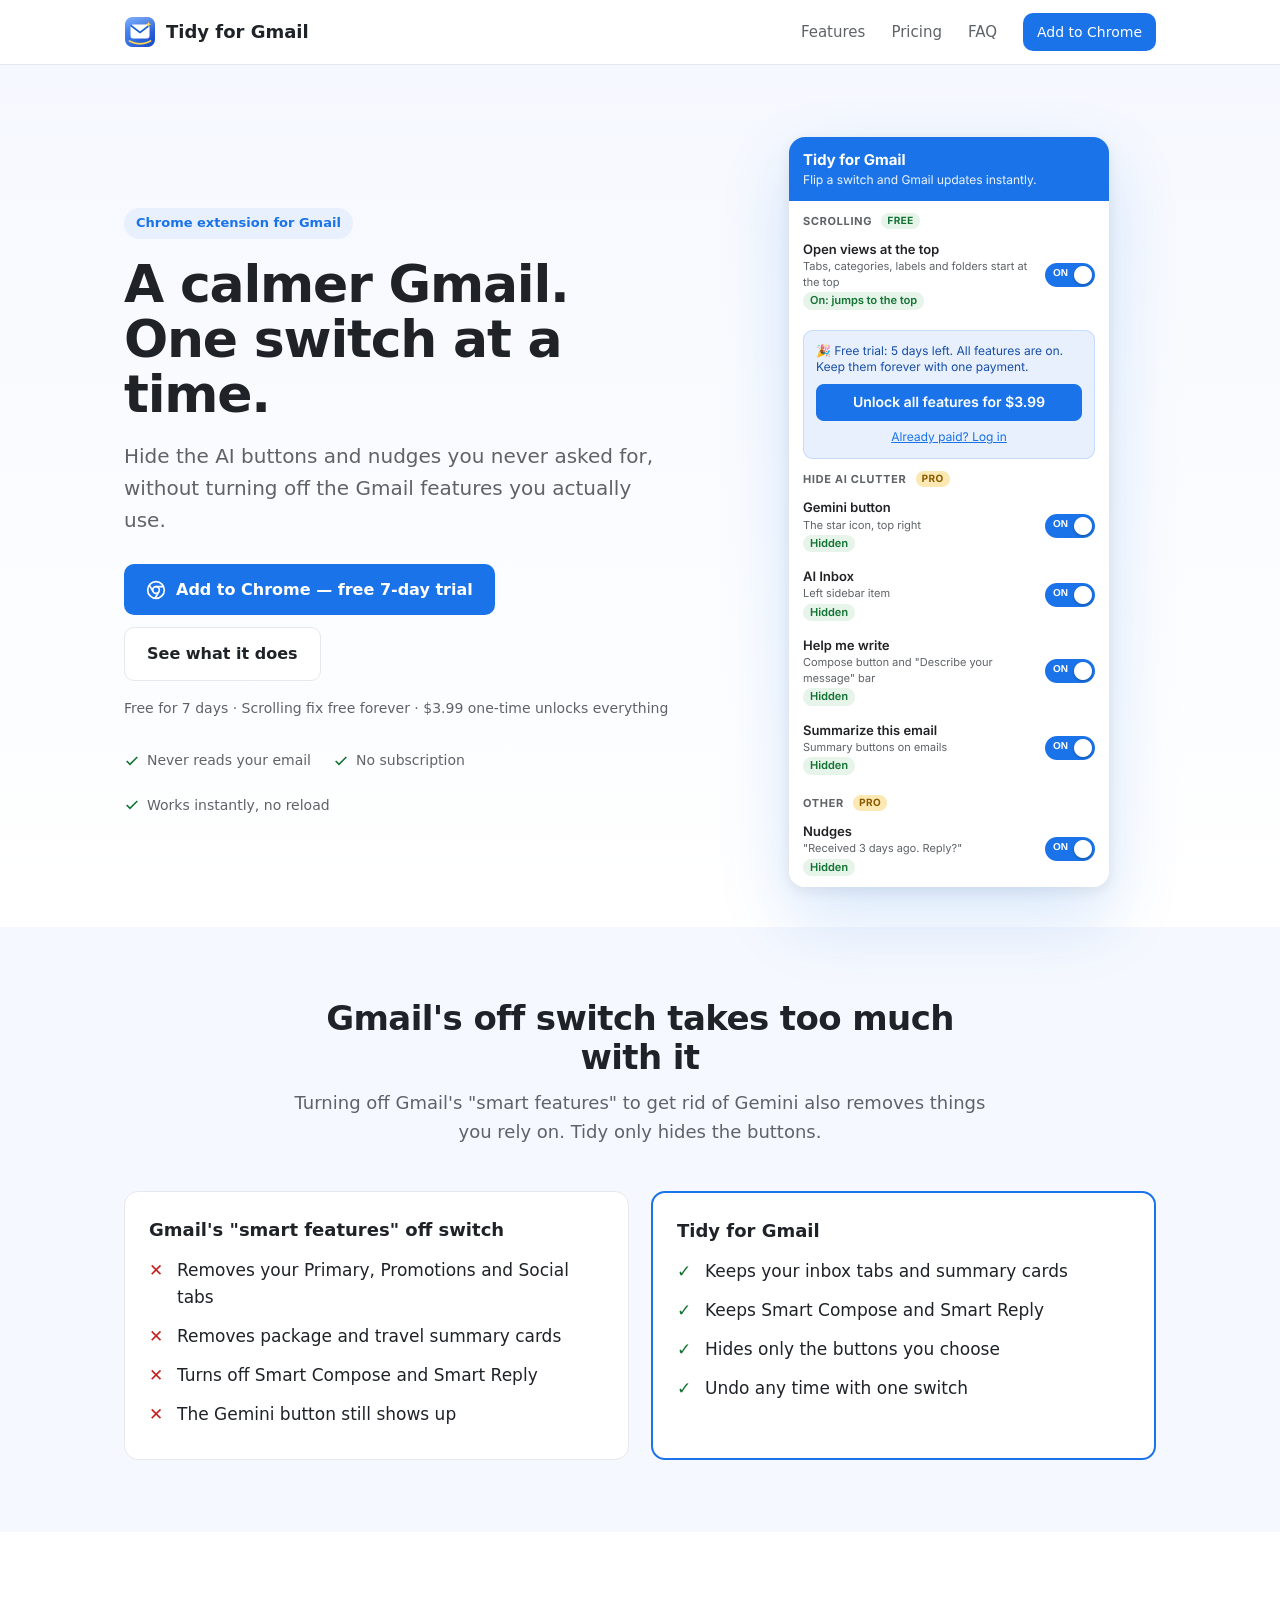
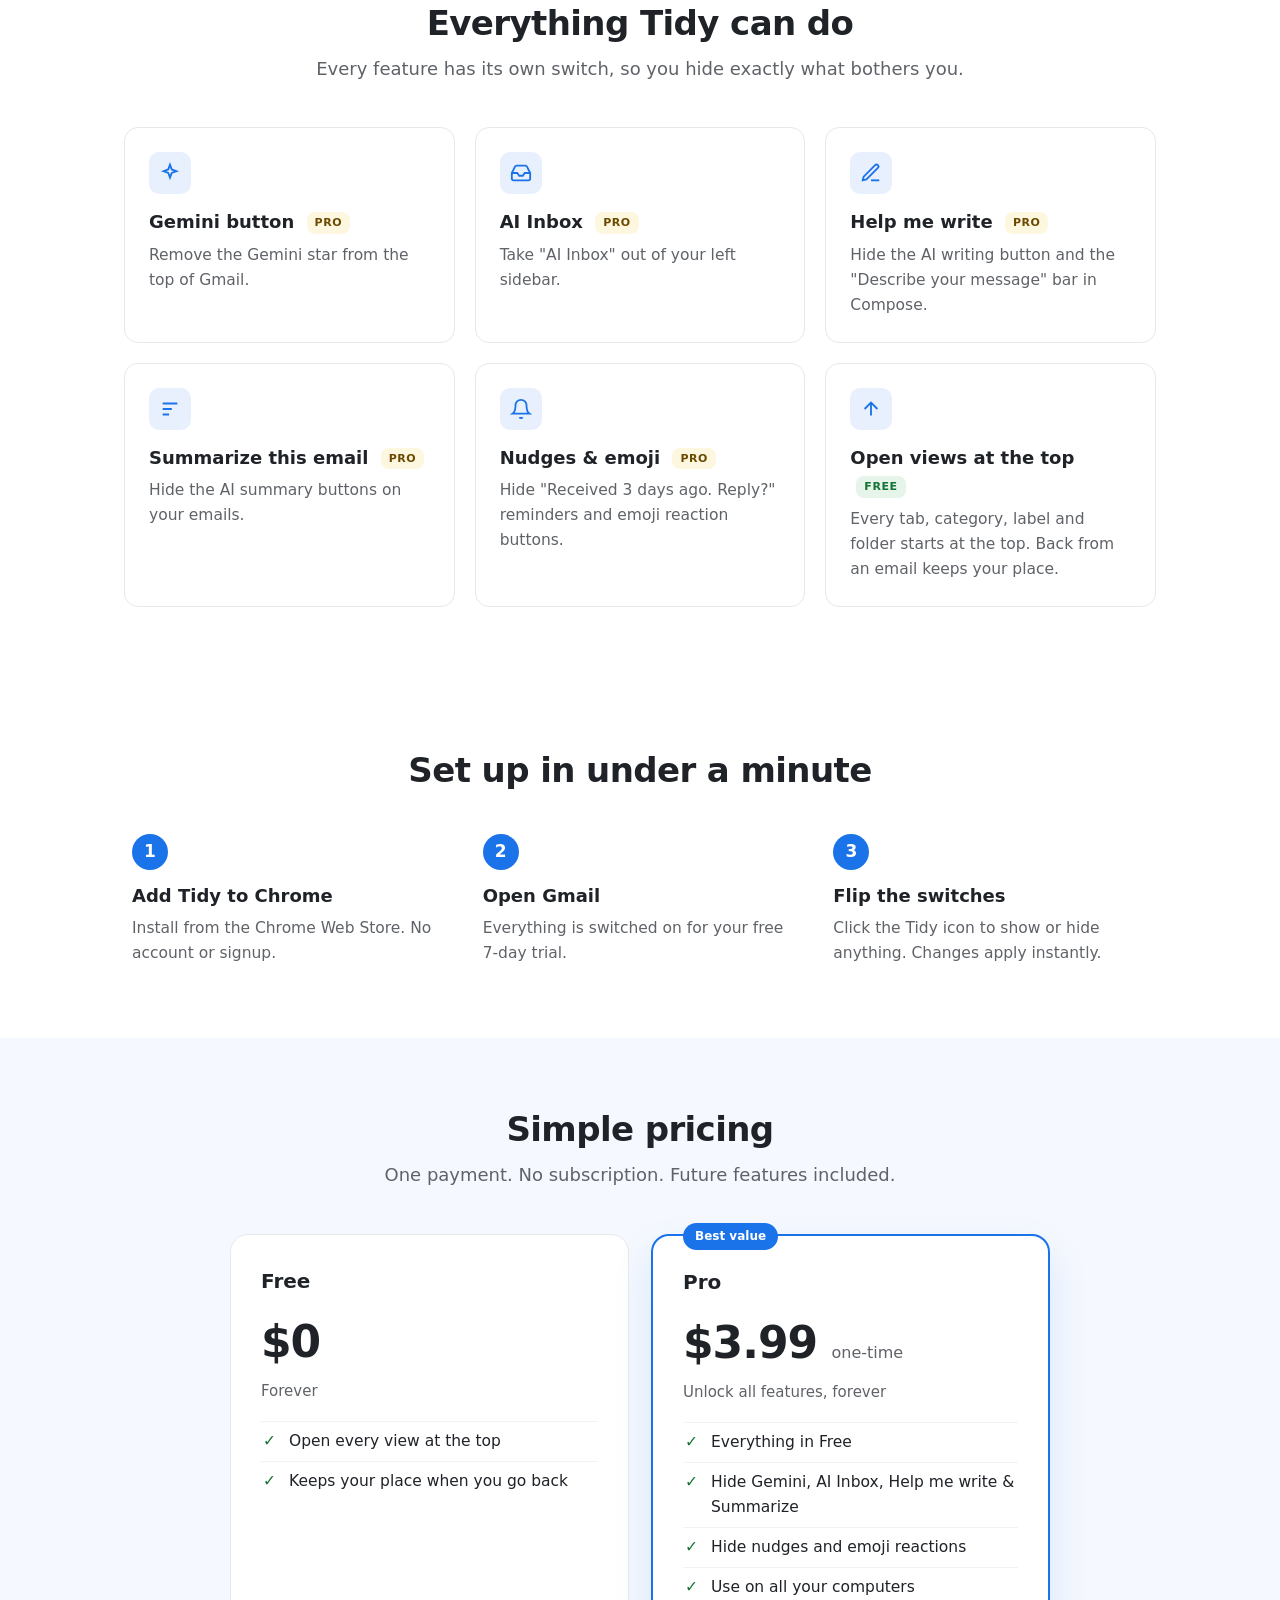
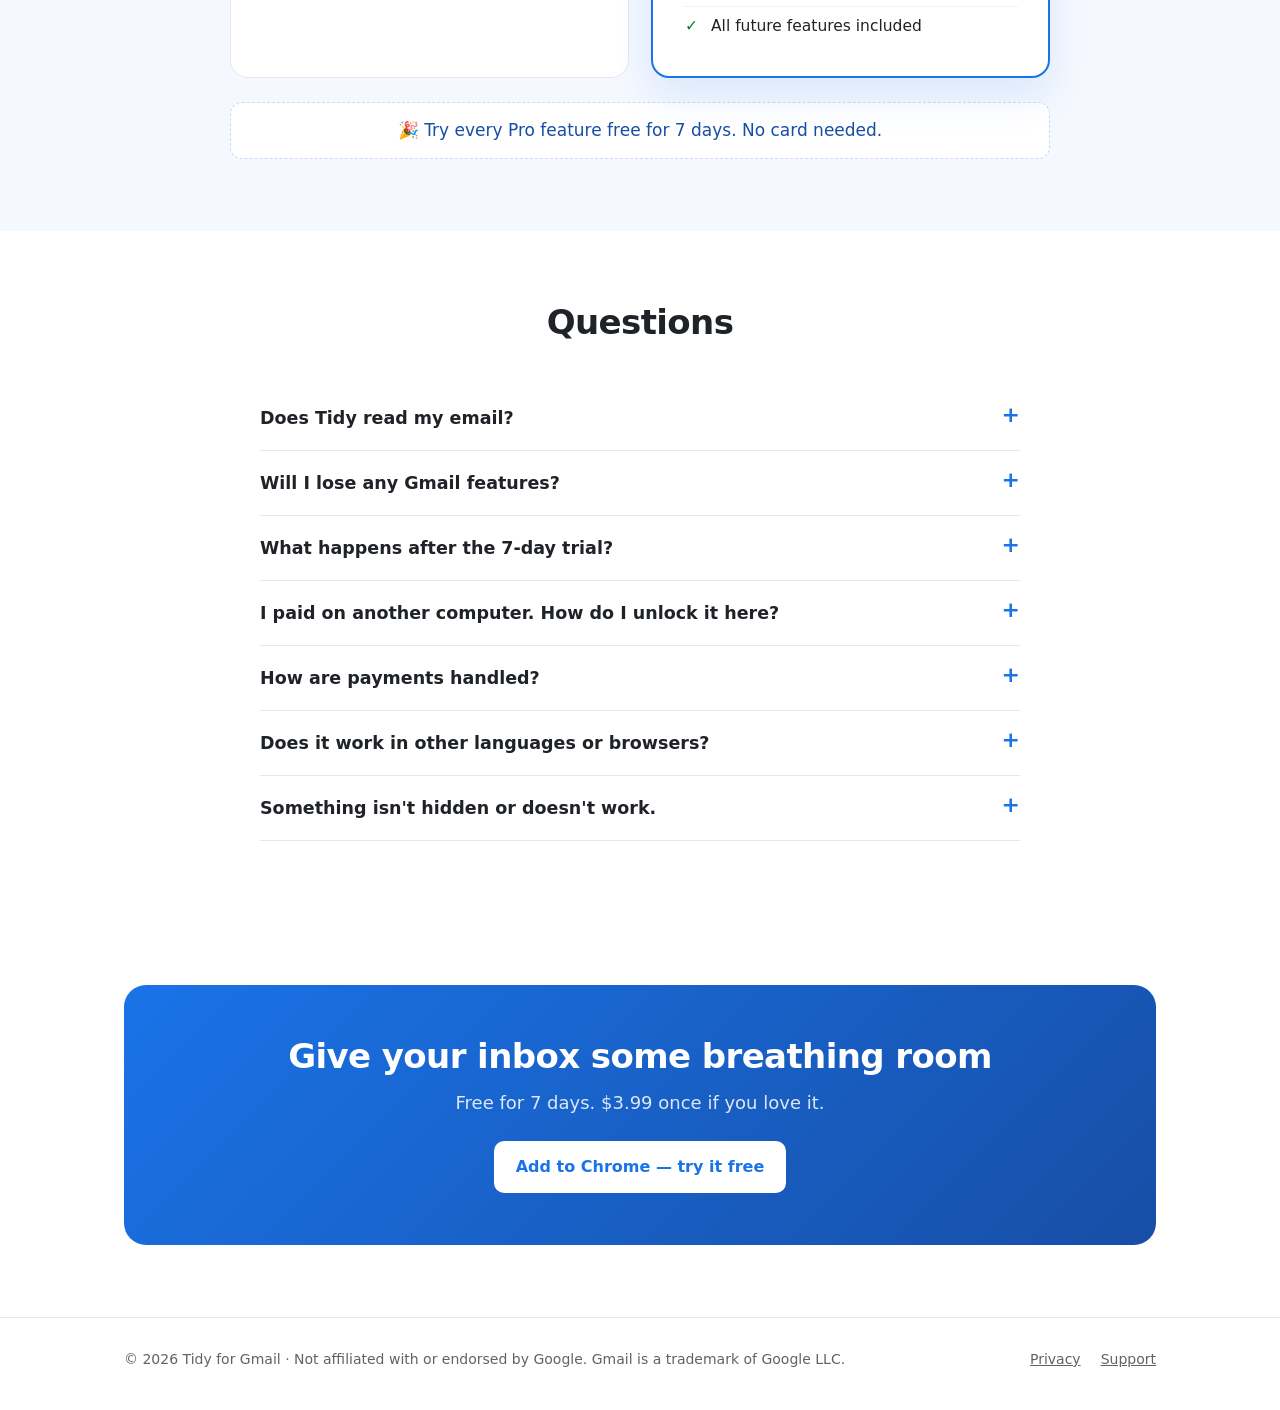
<file: index.html>
<!DOCTYPE html>
<html lang="en">
<head>
<meta charset="utf-8">
<meta name="viewport" content="width=device-width, initial-scale=1">
<title>Tidy for Gmail — Hide Gmail's AI clutter, keep every feature</title>
<meta name="description" content="A Chrome extension that hides Gemini, AI Inbox, Help me write, nudges and emoji reactions in Gmail, and opens every view at the top. Free 7-day trial, then $3.99 one-time.">
<meta property="og:title" content="Tidy for Gmail">
<meta property="og:description" content="Hide Gmail's AI clutter without losing the features you use. Free 7-day trial, then $3.99 one-time.">
<meta property="og:image" content="https://tidy.awata-app.com/icon.png">
<link rel="icon" href="favicon.png">
<link rel="stylesheet" href="style.css">
</head>
<body>

<header class="top">
  <div class="wrap">
    <a class="brand" href="./"><img src="icon.png" alt="">Tidy for Gmail</a>
    <nav class="nav">
      <a href="#features">Features</a>
      <a href="#pricing">Pricing</a>
      <a href="#faq">FAQ</a>
      <a class="btn small" href="https://chromewebstore.google.com/detail/tidy-for-gmail/hkdccgdglcgmkmjcaamhiekdodcijabb" target="_blank" rel="noopener">Add to Chrome</a>
    </nav>
  </div>
</header>

<section class="hero">
  <div class="wrap">
    <div>
      <span class="eyebrow">Chrome extension for Gmail</span>
      <h1>A calmer Gmail.<br>One switch at a time.</h1>
      <p class="lead">Hide the AI buttons and nudges you never asked for, without turning off the Gmail features you actually use.</p>
      <div class="cta-row">
          <a class="btn" href="https://chromewebstore.google.com/detail/tidy-for-gmail/hkdccgdglcgmkmjcaamhiekdodcijabb" target="_blank" rel="noopener">
          <svg viewBox="0 0 24 24" fill="none" stroke="currentColor" stroke-width="2"><circle cx="12" cy="12" r="10"/><circle cx="12" cy="12" r="4"/><path d="M21.17 8H12M3.95 6.06 8.54 14M10.88 21.94 15.46 14"/></svg>
          Add to Chrome — free 7-day trial
        </a>
        <a class="btn ghost" href="#features">See what it does</a>
      </div>
      <p class="price-note">Free for 7 days · Scrolling fix free forever · $3.99 one-time unlocks everything</p>
      <div class="trust">
        <span><svg viewBox="0 0 24 24" fill="none" stroke="currentColor" stroke-width="2.4"><path d="M20 6 9 17l-5-5"/></svg>Never reads your email</span>
        <span><svg viewBox="0 0 24 24" fill="none" stroke="currentColor" stroke-width="2.4"><path d="M20 6 9 17l-5-5"/></svg>No subscription</span>
        <span><svg viewBox="0 0 24 24" fill="none" stroke="currentColor" stroke-width="2.4"><path d="M20 6 9 17l-5-5"/></svg>Works instantly, no reload</span>
      </div>
    </div>
    <div class="shot"><img src="panel.png" alt="The Tidy for Gmail panel with on/off switches for each feature"></div>
  </div>
</section>

<section class="problem">
  <div class="wrap">
    <div class="section-head">
      <h2>Gmail's off switch takes too much with it</h2>
      <p>Turning off Gmail's "smart features" to get rid of Gemini also removes things you rely on. Tidy only hides the buttons.</p>
    </div>
    <div class="compare">
      <div class="card bad">
        <h3>Gmail's "smart features" off switch</h3>
        <ul>
          <li>Removes your Primary, Promotions and Social tabs</li>
          <li>Removes package and travel summary cards</li>
          <li>Turns off Smart Compose and Smart Reply</li>
          <li>The Gemini button still shows up</li>
        </ul>
      </div>
      <div class="card good">
        <h3>Tidy for Gmail</h3>
        <ul>
          <li>Keeps your inbox tabs and summary cards</li>
          <li>Keeps Smart Compose and Smart Reply</li>
          <li>Hides only the buttons you choose</li>
          <li>Undo any time with one switch</li>
        </ul>
      </div>
    </div>
  </div>
</section>

<section id="features">
  <div class="wrap">
    <div class="section-head">
      <h2>Everything Tidy can do</h2>
      <p>Every feature has its own switch, so you hide exactly what bothers you.</p>
    </div>
    <div class="grid">
      <div class="card">
        <div class="icon"><svg viewBox="0 0 24 24" fill="none" stroke="currentColor" stroke-width="2"><path d="M12 3l1.9 5.1L19 10l-5.1 1.9L12 17l-1.9-5.1L5 10l5.1-1.9z"/></svg></div>
        <h3>Gemini button <span class="tag pro">PRO</span></h3>
        <p>Remove the Gemini star from the top of Gmail.</p>
      </div>
      <div class="card">
        <div class="icon"><svg viewBox="0 0 24 24" fill="none" stroke="currentColor" stroke-width="2"><path d="M22 12h-6l-2 3h-4l-2-3H2"/><path d="M5.45 5.11 2 12v6a2 2 0 0 0 2 2h16a2 2 0 0 0 2-2v-6l-3.45-6.89A2 2 0 0 0 16.76 4H7.24a2 2 0 0 0-1.79 1.11z"/></svg></div>
        <h3>AI Inbox <span class="tag pro">PRO</span></h3>
        <p>Take "AI Inbox" out of your left sidebar.</p>
      </div>
      <div class="card">
        <div class="icon"><svg viewBox="0 0 24 24" fill="none" stroke="currentColor" stroke-width="2"><path d="M12 20h9"/><path d="M16.5 3.5a2.1 2.1 0 0 1 3 3L7 19l-4 1 1-4z"/></svg></div>
        <h3>Help me write <span class="tag pro">PRO</span></h3>
        <p>Hide the AI writing button and the "Describe your message" bar in Compose.</p>
      </div>
      <div class="card">
        <div class="icon"><svg viewBox="0 0 24 24" fill="none" stroke="currentColor" stroke-width="2"><path d="M4 6h16M4 12h10M4 18h7"/></svg></div>
        <h3>Summarize this email <span class="tag pro">PRO</span></h3>
        <p>Hide the AI summary buttons on your emails.</p>
      </div>
      <div class="card">
        <div class="icon"><svg viewBox="0 0 24 24" fill="none" stroke="currentColor" stroke-width="2"><path d="M18 8A6 6 0 0 0 6 8c0 7-3 9-3 9h18s-3-2-3-9"/><path d="M13.73 21a2 2 0 0 1-3.46 0"/></svg></div>
        <h3>Nudges &amp; emoji <span class="tag pro">PRO</span></h3>
        <p>Hide "Received 3 days ago. Reply?" reminders and emoji reaction buttons.</p>
      </div>
      <div class="card">
        <div class="icon"><svg viewBox="0 0 24 24" fill="none" stroke="currentColor" stroke-width="2"><path d="M12 19V5M5 12l7-7 7 7"/></svg></div>
        <h3>Open views at the top <span class="tag free">FREE</span></h3>
        <p>Every tab, category, label and folder starts at the top. Back from an email keeps your place.</p>
      </div>
    </div>
  </div>
</section>

<section>
  <div class="wrap">
    <div class="section-head">
      <h2>Set up in under a minute</h2>
    </div>
    <div class="steps">
      <div class="step"><h3>Add Tidy to Chrome</h3><p>Install from the Chrome Web Store. No account or signup.</p></div>
      <div class="step"><h3>Open Gmail</h3><p>Everything is switched on for your free 7-day trial.</p></div>
      <div class="step"><h3>Flip the switches</h3><p>Click the Tidy icon to show or hide anything. Changes apply instantly.</p></div>
    </div>
  </div>
</section>

<section class="pricing" id="pricing">
  <div class="wrap">
    <div class="section-head">
      <h2>Simple pricing</h2>
      <p>One payment. No subscription. Future features included.</p>
    </div>
    <div class="plans">
      <div class="plan">
        <h3>Free</h3>
        <div class="amount">$0</div>
        <p class="sub">Forever</p>
        <ul>
          <li>Open every view at the top</li>
          <li>Keeps your place when you go back</li>
        </ul>
      </div>
      <div class="plan featured">
        <span class="badge">Best value</span>
        <h3>Pro</h3>
        <div class="amount">$3.99 <small>one-time</small></div>
        <p class="sub">Unlock all features, forever</p>
        <ul>
          <li>Everything in Free</li>
          <li>Hide Gemini, AI Inbox, Help me write &amp; Summarize</li>
          <li>Hide nudges and emoji reactions</li>
          <li>Use on all your computers</li>
          <li>All future features included</li>
        </ul>
      </div>
    </div>
    <div class="trial-banner">🎉 Try every Pro feature free for 7 days. No card needed.</div>
  </div>
</section>

<section id="faq">
  <div class="wrap">
    <div class="section-head"><h2>Questions</h2></div>
    <div class="faq">
      <details>
        <summary>Does Tidy read my email?</summary>
        <p>No. Tidy only changes which buttons Gmail shows in your own browser. It never reads, stores or sends the content of your emails. See the <a href="privacy">privacy policy</a>.</p>
      </details>
      <details>
        <summary>Will I lose any Gmail features?</summary>
        <p>No. Tidy hides buttons; it doesn't turn anything off. Your inbox tabs, package cards, Smart Compose and everything else keep working.</p>
      </details>
      <details>
        <summary>What happens after the 7-day trial?</summary>
        <p>The scrolling fix stays free forever. The other switches lock until you unlock them with a one-time $3.99 payment. Your settings are saved, so everything comes back the way you had it.</p>
      </details>
      <details>
        <summary>I paid on another computer. How do I unlock it here?</summary>
        <p>Click the Tidy icon in Chrome, choose "Already paid? Log in," and enter the email you used at checkout. You'll get a login link — no second payment.</p>
      </details>
      <details>
        <summary>How are payments handled?</summary>
        <p>Securely by Stripe through ExtensionPay. We never see your card number.</p>
      </details>
      <details>
        <summary>Does it work in other languages or browsers?</summary>
        <p>Tidy works in Google Chrome (and Chrome-based browsers like Edge) with Gmail set to English.</p>
      </details>
      <details>
        <summary>Something isn't hidden or doesn't work.</summary>
        <p>Gmail changes its layout from time to time. Email <a href="mailto:lbell@awata-app.com">lbell@awata-app.com</a> and we'll fix it in the next update — updates install automatically.</p>
      </details>
    </div>
  </div>
</section>

<section class="final">
  <div class="wrap">
    <div class="box">
      <h2>Give your inbox some breathing room</h2>
      <p>Free for 7 days. $3.99 once if you love it.</p>
      <a class="btn" href="https://chromewebstore.google.com/detail/tidy-for-gmail/hkdccgdglcgmkmjcaamhiekdodcijabb" target="_blank" rel="noopener">Add to Chrome — try it free</a>
    </div>
  </div>
</section>

<footer>
  <div class="wrap">
    <div>© 2026 Tidy for Gmail · Not affiliated with or endorsed by Google. Gmail is a trademark of Google LLC.</div>
    <div class="links">
      <a href="privacy">Privacy</a>
      <a href="mailto:lbell@awata-app.com">Support</a>
    </div>
  </div>
</footer>

</body>
</html>
</file>
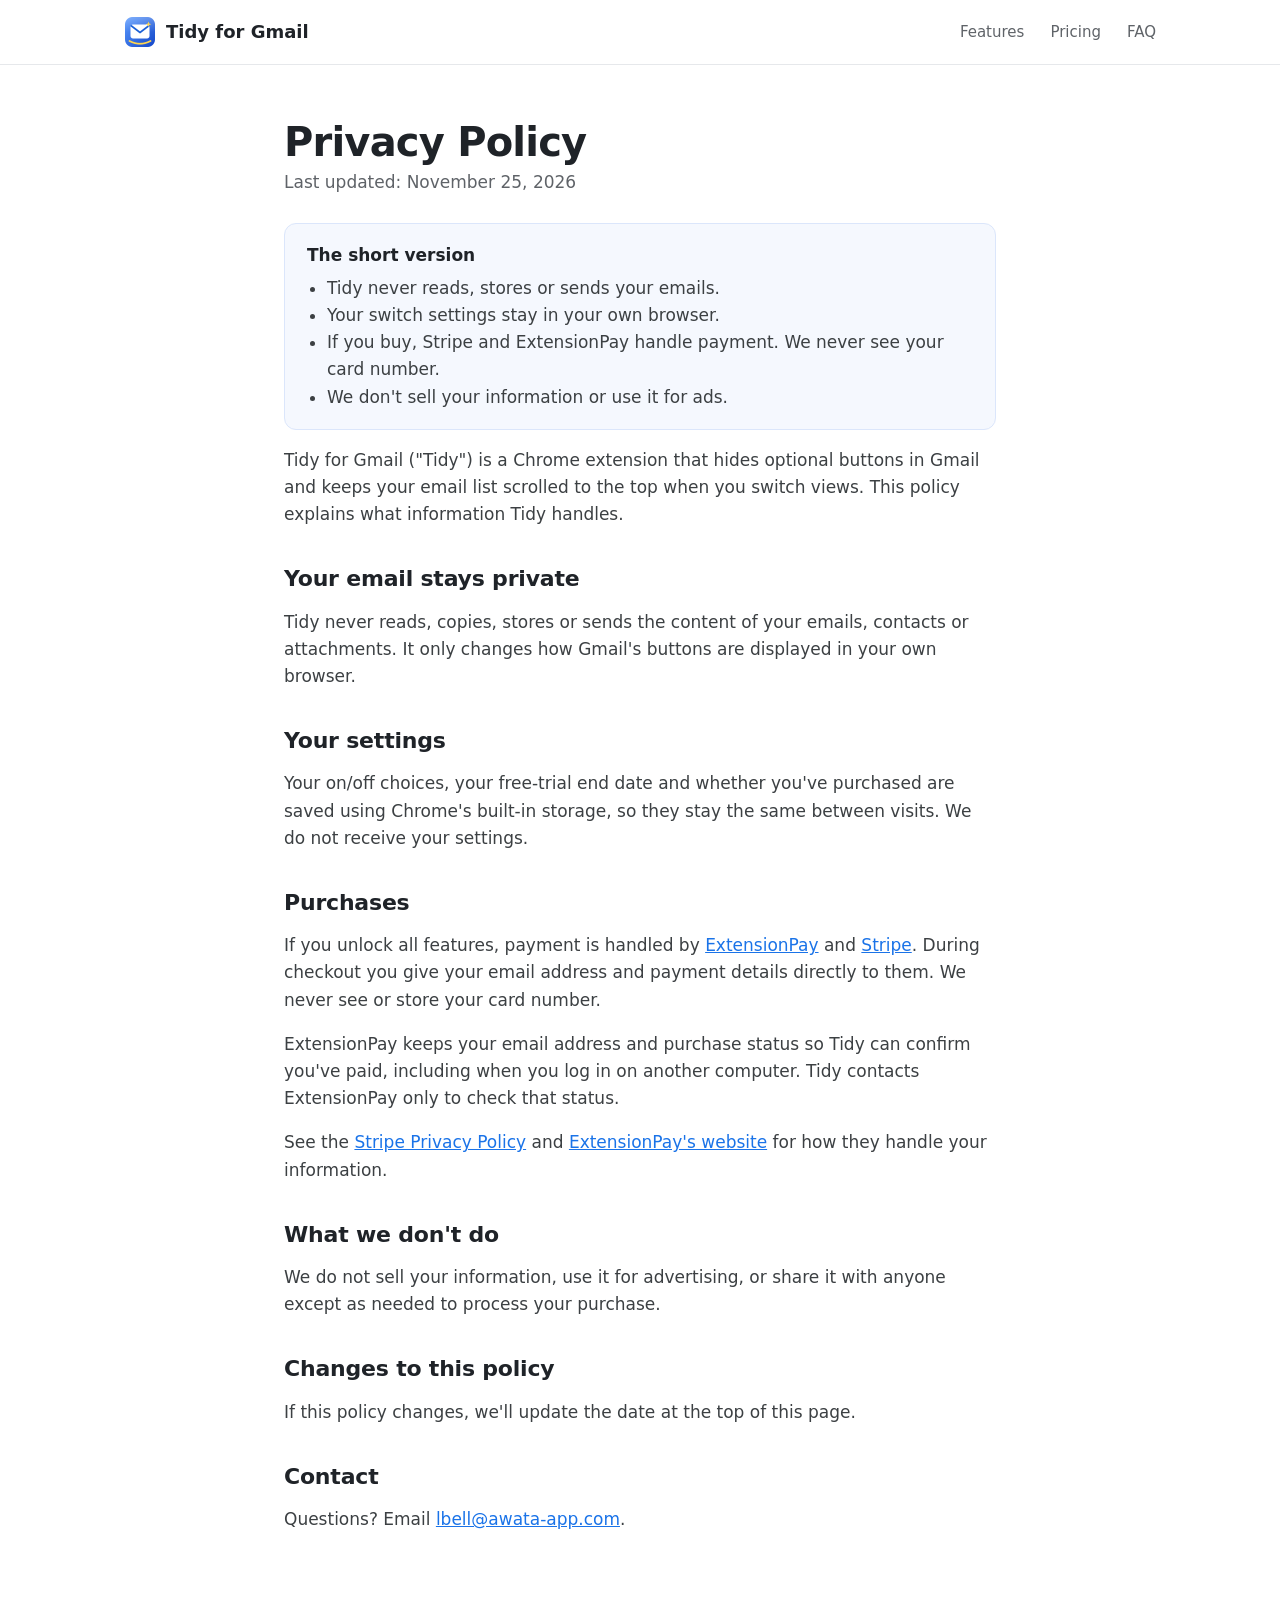
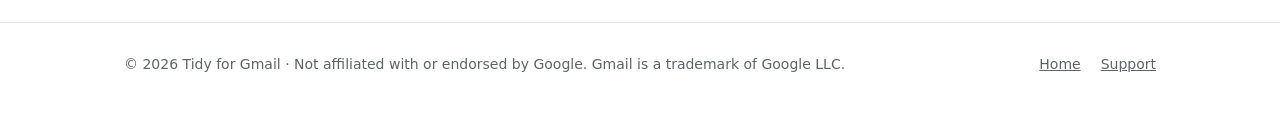
<file: privacy.html>
<!DOCTYPE html>
<html lang="en">
<head>
<meta charset="utf-8">
<meta name="viewport" content="width=device-width, initial-scale=1">
<title>Privacy Policy — Tidy for Gmail</title>
<meta name="description" content="How Tidy for Gmail handles your information. Tidy never reads your email.">
<link rel="icon" href="favicon.png">
<link rel="stylesheet" href="style.css">
</head>
<body>

<header class="top">
  <div class="wrap">
    <a class="brand" href="./"><img src="icon.png" alt="">Tidy for Gmail</a>
    <nav class="nav">
      <a href="./#features">Features</a>
      <a href="./#pricing">Pricing</a>
      <a href="./#faq">FAQ</a>
    </nav>
  </div>
</header>

<main class="article">
  <h1>Privacy Policy</h1>
  <p class="updated">Last updated: November 25, 2026</p>

  <div class="summary-box">
    <strong>The short version</strong>
    <ul>
      <li>Tidy never reads, stores or sends your emails.</li>
      <li>Your switch settings stay in your own browser.</li>
      <li>If you buy, Stripe and ExtensionPay handle payment. We never see your card number.</li>
      <li>We don't sell your information or use it for ads.</li>
    </ul>
  </div>

  <p>Tidy for Gmail ("Tidy") is a Chrome extension that hides optional buttons in Gmail and keeps your email list scrolled to the top when you switch views. This policy explains what information Tidy handles.</p>

  <h2>Your email stays private</h2>
  <p>Tidy never reads, copies, stores or sends the content of your emails, contacts or attachments. It only changes how Gmail's buttons are displayed in your own browser.</p>

  <h2>Your settings</h2>
  <p>Your on/off choices, your free-trial end date and whether you've purchased are saved using Chrome's built-in storage, so they stay the same between visits. We do not receive your settings.</p>

  <h2>Purchases</h2>
  <p>If you unlock all features, payment is handled by <a href="https://extensionpay.com">ExtensionPay</a> and <a href="https://stripe.com">Stripe</a>. During checkout you give your email address and payment details directly to them. We never see or store your card number.</p>
  <p>ExtensionPay keeps your email address and purchase status so Tidy can confirm you've paid, including when you log in on another computer. Tidy contacts ExtensionPay only to check that status.</p>
  <p>See the <a href="https://stripe.com/privacy">Stripe Privacy Policy</a> and <a href="https://extensionpay.com">ExtensionPay's website</a> for how they handle your information.</p>

  <h2>What we don't do</h2>
  <p>We do not sell your information, use it for advertising, or share it with anyone except as needed to process your purchase.</p>

  <h2>Changes to this policy</h2>
  <p>If this policy changes, we'll update the date at the top of this page.</p>

  <h2>Contact</h2>
  <p>Questions? Email <a href="mailto:lbell@awata-app.com">lbell@awata-app.com</a>.</p>
</main>

<footer>
  <div class="wrap">
    <div>© 2026 Tidy for Gmail · Not affiliated with or endorsed by Google. Gmail is a trademark of Google LLC.</div>
    <div class="links">
      <a href="./">Home</a>
      <a href="mailto:lbell@awata-app.com">Support</a>
    </div>
  </div>
</footer>

</body>
</html>
</file>
<file: style.css>
:root {
  --blue: #1a73e8;
  --blue-dark: #1558b0;
  --ink: #1f2328;
  --muted: #5f6368;
  --line: #e6e8eb;
  --soft: #f5f8fe;
  --gold-bg: #fef7e0;
  --gold-line: #fbe3a1;
  --gold-ink: #6b4a00;
  --green-bg: #e6f4ea;
  --green-ink: #137333;
  --radius: 14px;
}
* { box-sizing: border-box; }
html { scroll-behavior: smooth; }
body {
  margin: 0;
  font: 17px/1.6 system-ui, -apple-system, "Segoe UI", Roboto, sans-serif;
  color: var(--ink);
  background: #fff;
  -webkit-font-smoothing: antialiased;
}
a { color: var(--blue); }
.wrap { max-width: 1080px; margin: 0 auto; padding: 0 24px; }

/* Header */
.top { border-bottom: 1px solid var(--line); background: rgba(255,255,255,.92); position: sticky; top: 0; z-index: 10; backdrop-filter: blur(8px); }
.top .wrap { display: flex; align-items: center; justify-content: space-between; height: 64px; }
.brand { display: flex; align-items: center; gap: 10px; font-weight: 700; font-size: 18px; color: var(--ink); text-decoration: none; }
.brand img { width: 32px; height: 32px; border-radius: 8px; }
.nav { display: flex; gap: 26px; align-items: center; }
.nav a { color: var(--muted); text-decoration: none; font-size: 15px; font-weight: 500; }
.nav a:hover { color: var(--ink); }
.nav a.btn, .nav a.btn:hover { color: #fff; }

/* Buttons */
.btn { display: inline-flex; align-items: center; gap: 10px; background: var(--blue); color: #fff; text-decoration: none; font-weight: 600; font-size: 16px; padding: 13px 22px; border-radius: 10px; border: 0; transition: background .15s, transform .15s; }
.btn:hover { background: var(--blue-dark); transform: translateY(-1px); }
.btn.small { padding: 8px 14px; font-size: 14px; }
.btn.ghost { background: #fff; color: var(--ink); border: 1px solid var(--line); }
.btn.ghost:hover { background: #f6f8fa; }
.btn svg { width: 20px; height: 20px; }

/* Hero */
.hero { background: linear-gradient(180deg, var(--soft) 0%, #fff 100%); padding: 72px 0 40px; }
.hero .wrap { display: grid; grid-template-columns: 1.15fr .85fr; gap: 56px; align-items: center; }
.eyebrow { display: inline-block; background: #e8f0fe; color: var(--blue); font-weight: 600; font-size: 13px; padding: 5px 12px; border-radius: 99px; margin-bottom: 18px; }
h1 { font-size: 52px; line-height: 1.06; letter-spacing: -1.2px; margin: 0 0 18px; }
.lead { font-size: 20px; color: var(--muted); margin: 0 0 28px; max-width: 540px; }
.cta-row { display: flex; gap: 12px; flex-wrap: wrap; align-items: center; }
.price-note { margin-top: 16px; font-size: 14px; color: var(--muted); }
.trust { display: flex; gap: 22px; flex-wrap: wrap; margin-top: 30px; font-size: 14px; color: var(--muted); }
.trust span { display: inline-flex; align-items: center; gap: 7px; }
.trust svg { width: 16px; height: 16px; color: var(--green-ink); }
.shot { justify-self: center; position: relative; }
.shot img { width: 320px; max-width: 100%; display: block; border-radius: 16px; box-shadow: 0 30px 70px rgba(26,115,232,.18), 0 4px 14px rgba(0,0,0,.08); }

/* Sections */
section { padding: 72px 0; }
.section-head { text-align: center; max-width: 700px; margin: 0 auto 44px; }
h2 { font-size: 34px; letter-spacing: -.6px; line-height: 1.15; margin: 0 0 12px; }
.section-head p { color: var(--muted); margin: 0; font-size: 18px; }

/* Problem */
.problem { background: var(--soft); }
.compare { display: grid; grid-template-columns: 1fr 1fr; gap: 22px; }
.compare .card h3 { margin-top: 0; }
.compare ul { padding-left: 0; list-style: none; margin: 0; }
.compare li { padding: 6px 0 6px 28px; position: relative; }
.compare li::before { position: absolute; left: 0; top: 6px; font-weight: 700; }
.compare .bad li::before { content: "✕"; color: #c5221f; }
.compare .good li::before { content: "✓"; color: var(--green-ink); }
.compare .good { border: 2px solid var(--blue); }

/* Cards */
.grid { display: grid; grid-template-columns: repeat(3, 1fr); gap: 20px; }
.card { background: #fff; border: 1px solid var(--line); border-radius: var(--radius); padding: 24px; }
.card h3 { font-size: 18px; margin: 14px 0 6px; }
.card p { margin: 0; color: var(--muted); font-size: 15.5px; }
.icon { width: 42px; height: 42px; border-radius: 10px; background: #e8f0fe; color: var(--blue); display: flex; align-items: center; justify-content: center; }
.icon svg { width: 22px; height: 22px; }
.tag { display: inline-block; font-size: 11px; font-weight: 700; letter-spacing: .05em; padding: 2px 8px; border-radius: 8px; margin-left: 6px; vertical-align: 2px; }
.tag.free { background: var(--green-bg); color: var(--green-ink); }
.tag.pro { background: var(--gold-bg); color: var(--gold-ink); }

/* Steps */
.steps { display: grid; grid-template-columns: repeat(3, 1fr); gap: 20px; counter-reset: step; }
.step { padding: 0 8px; }
.step::before { counter-increment: step; content: counter(step); display: flex; width: 36px; height: 36px; border-radius: 50%; background: var(--blue); color: #fff; font-weight: 700; align-items: center; justify-content: center; margin-bottom: 12px; }
.step h3 { margin: 0 0 6px; font-size: 18px; }
.step p { margin: 0; color: var(--muted); font-size: 15.5px; }

/* Pricing */
.pricing { background: var(--soft); }
.plans { display: grid; grid-template-columns: 1fr 1fr; gap: 22px; max-width: 820px; margin: 0 auto; }
.plan { background: #fff; border: 1px solid var(--line); border-radius: 18px; padding: 30px; }
.plan.featured { border: 2px solid var(--blue); box-shadow: 0 18px 40px rgba(26,115,232,.12); position: relative; }
.plan .badge { position: absolute; top: -13px; left: 30px; background: var(--blue); color: #fff; font-size: 12px; font-weight: 700; padding: 4px 12px; border-radius: 99px; }
.plan h3 { margin: 0; font-size: 20px; }
.amount { font-size: 44px; font-weight: 800; letter-spacing: -1px; margin: 10px 0 2px; }
.amount small { font-size: 16px; font-weight: 500; color: var(--muted); letter-spacing: 0; }
.plan .sub { color: var(--muted); font-size: 15px; margin: 0 0 18px; }
.plan ul { list-style: none; padding: 0; margin: 0; }
.plan li { padding: 7px 0 7px 28px; position: relative; font-size: 15.5px; border-top: 1px solid #f1f3f4; }
.plan li::before { content: "✓"; position: absolute; left: 2px; color: var(--green-ink); font-weight: 700; }
.trial-banner { max-width: 820px; margin: 24px auto 0; text-align: center; background: #fff; border: 1px dashed #c6dafc; border-radius: 12px; padding: 14px; color: #174ea6; font-weight: 500; }

/* FAQ */
.faq { max-width: 760px; margin: 0 auto; }
details { border-bottom: 1px solid var(--line); padding: 18px 0; }
summary { cursor: pointer; font-weight: 600; font-size: 17.5px; list-style: none; display: flex; justify-content: space-between; gap: 16px; }
summary::-webkit-details-marker { display: none; }
summary::after { content: "+"; color: var(--blue); font-size: 22px; line-height: 1; }
details[open] summary::after { content: "–"; }
details p { color: var(--muted); margin: 10px 0 0; }

/* Final CTA */
.final { text-align: center; }
.final .box { background: linear-gradient(135deg, #1a73e8, #174ea6); color: #fff; border-radius: 22px; padding: 52px 24px; }
.final h2 { color: #fff; }
.final p { color: rgba(255,255,255,.85); margin: 0 0 24px; font-size: 18px; }
.final .btn { background: #fff; color: var(--blue); }
.final .btn:hover { background: #eef3fd; }

/* Footer */
footer { border-top: 1px solid var(--line); padding: 30px 0 40px; font-size: 14px; color: var(--muted); }
footer .wrap { display: flex; justify-content: space-between; gap: 20px; flex-wrap: wrap; }
footer a { color: var(--muted); }
footer .links { display: flex; gap: 20px; }

/* Article (privacy) */
.article { max-width: 760px; margin: 0 auto; padding: 56px 24px 72px; }
.article h1 { font-size: 40px; letter-spacing: -.8px; margin-bottom: 6px; }
.article .updated { color: var(--muted); margin-top: 0; }
.article h2 { font-size: 22px; margin-top: 38px; letter-spacing: -.2px; }
.article p, .article li { color: #3c4043; }
.summary-box { background: var(--soft); border: 1px solid #dbe6fb; border-radius: 12px; padding: 18px 22px; margin: 26px 0 6px; }
.summary-box ul { margin: 6px 0 0; padding-left: 20px; }

/* Responsive */
@media (max-width: 860px) {
  .hero .wrap, .compare, .plans { grid-template-columns: 1fr; }
  .grid, .steps { grid-template-columns: 1fr 1fr; }
  h1 { font-size: 40px; }
  .nav a:not(.btn) { display: none; }
}
@media (max-width: 560px) {
  .grid, .steps { grid-template-columns: 1fr; }
  h1 { font-size: 34px; }
  section { padding: 56px 0; }
}
</file>
